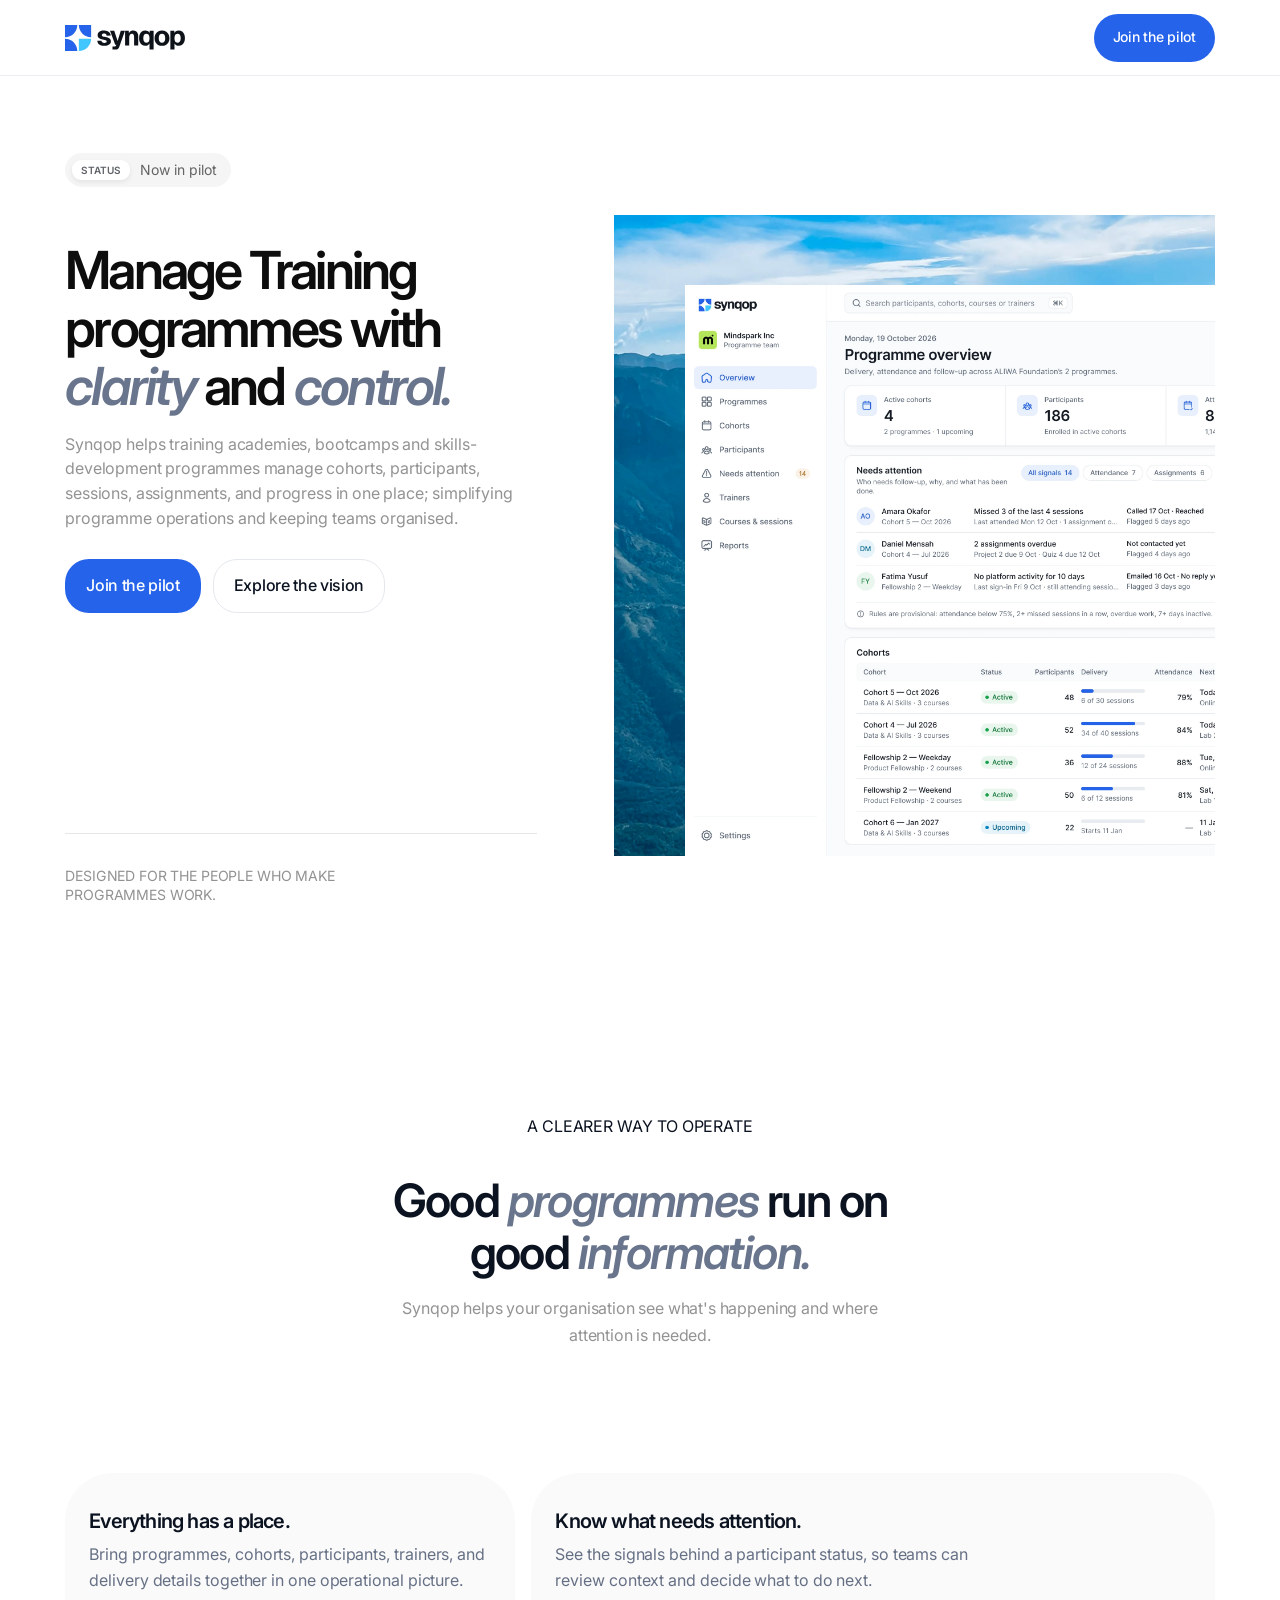
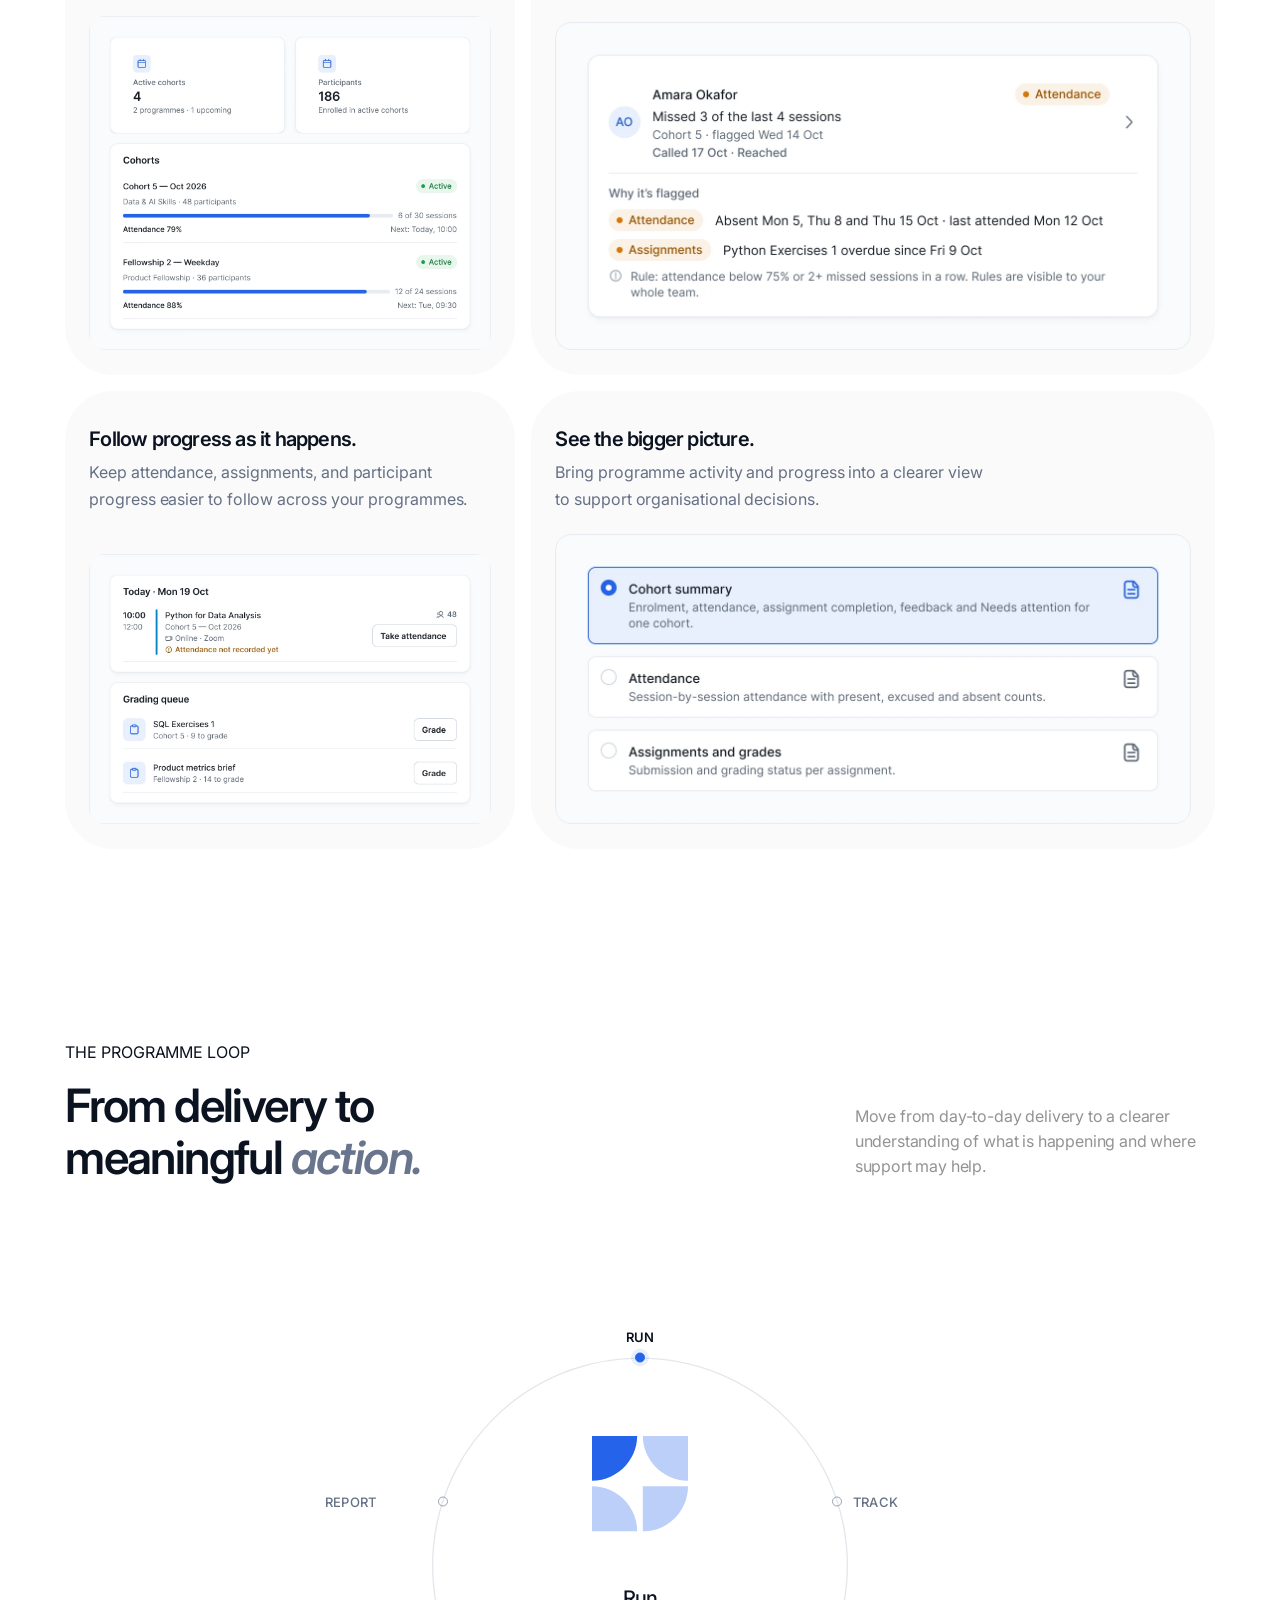
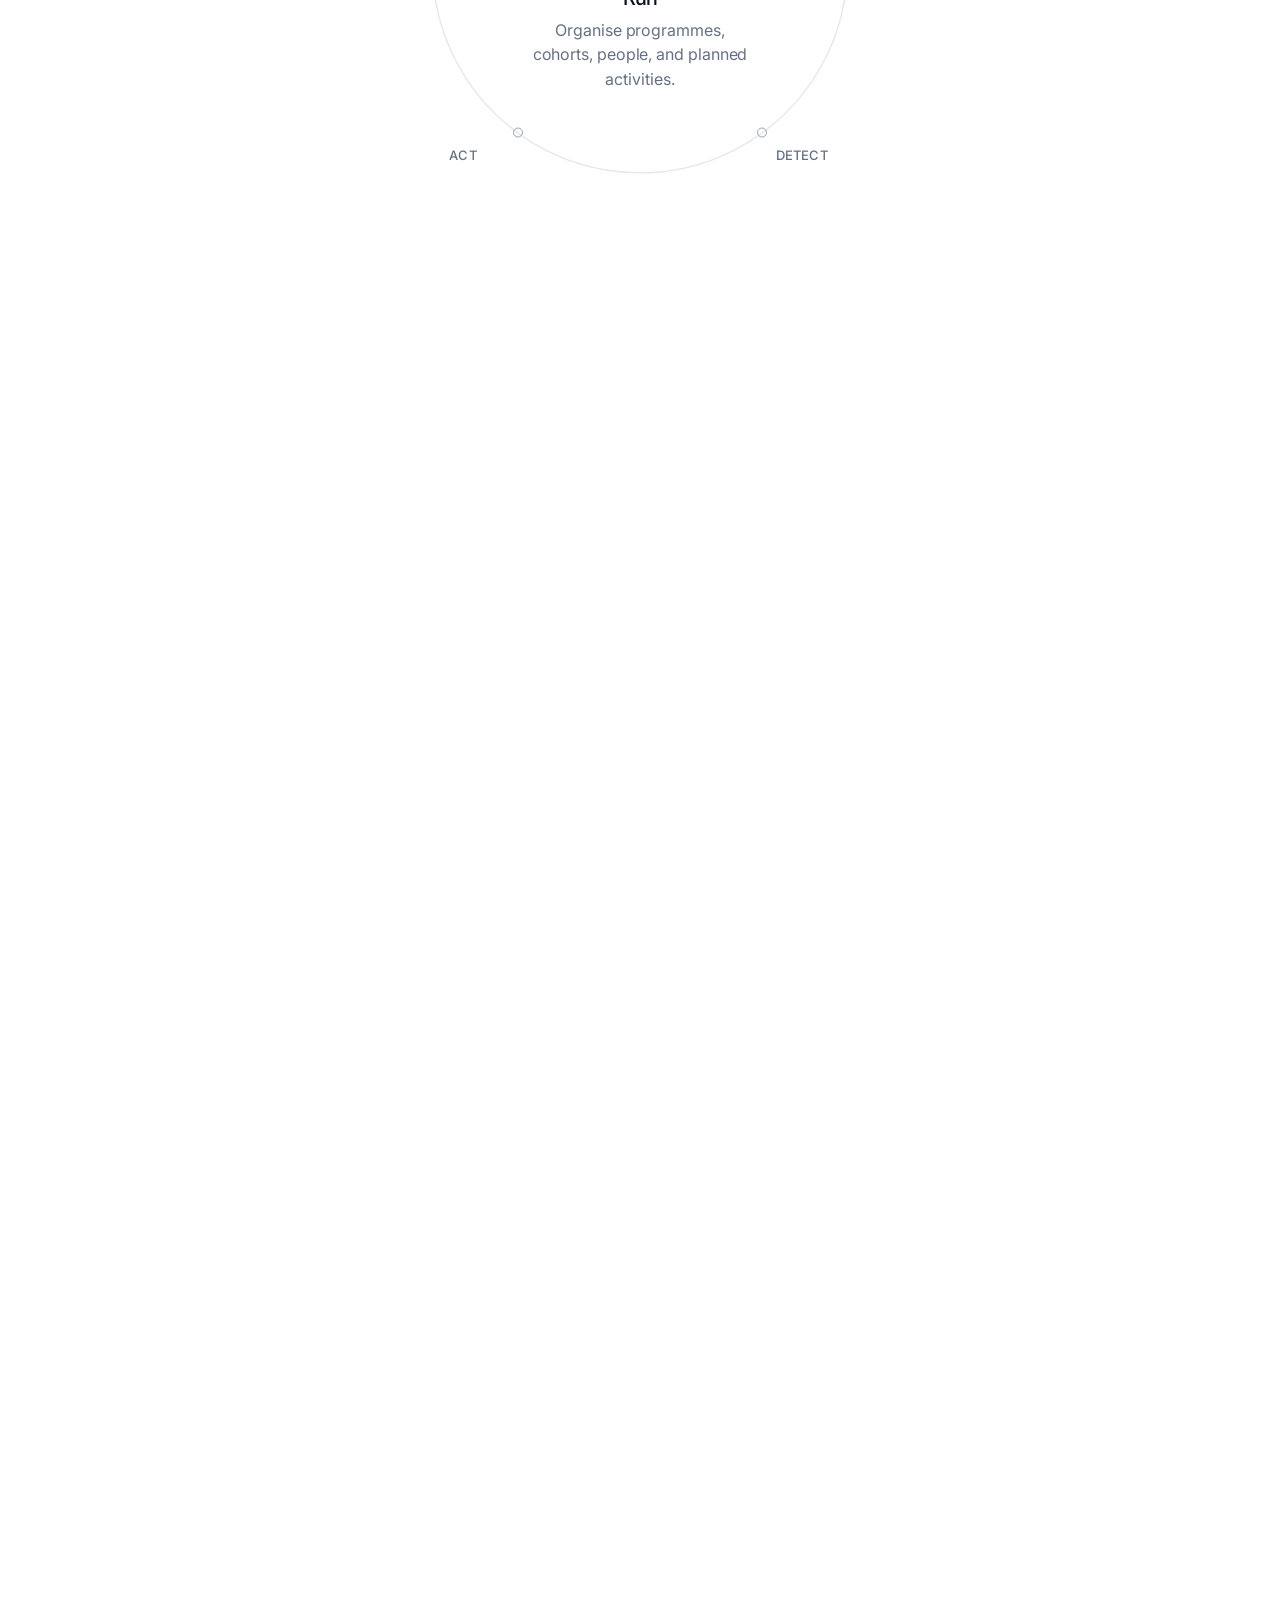
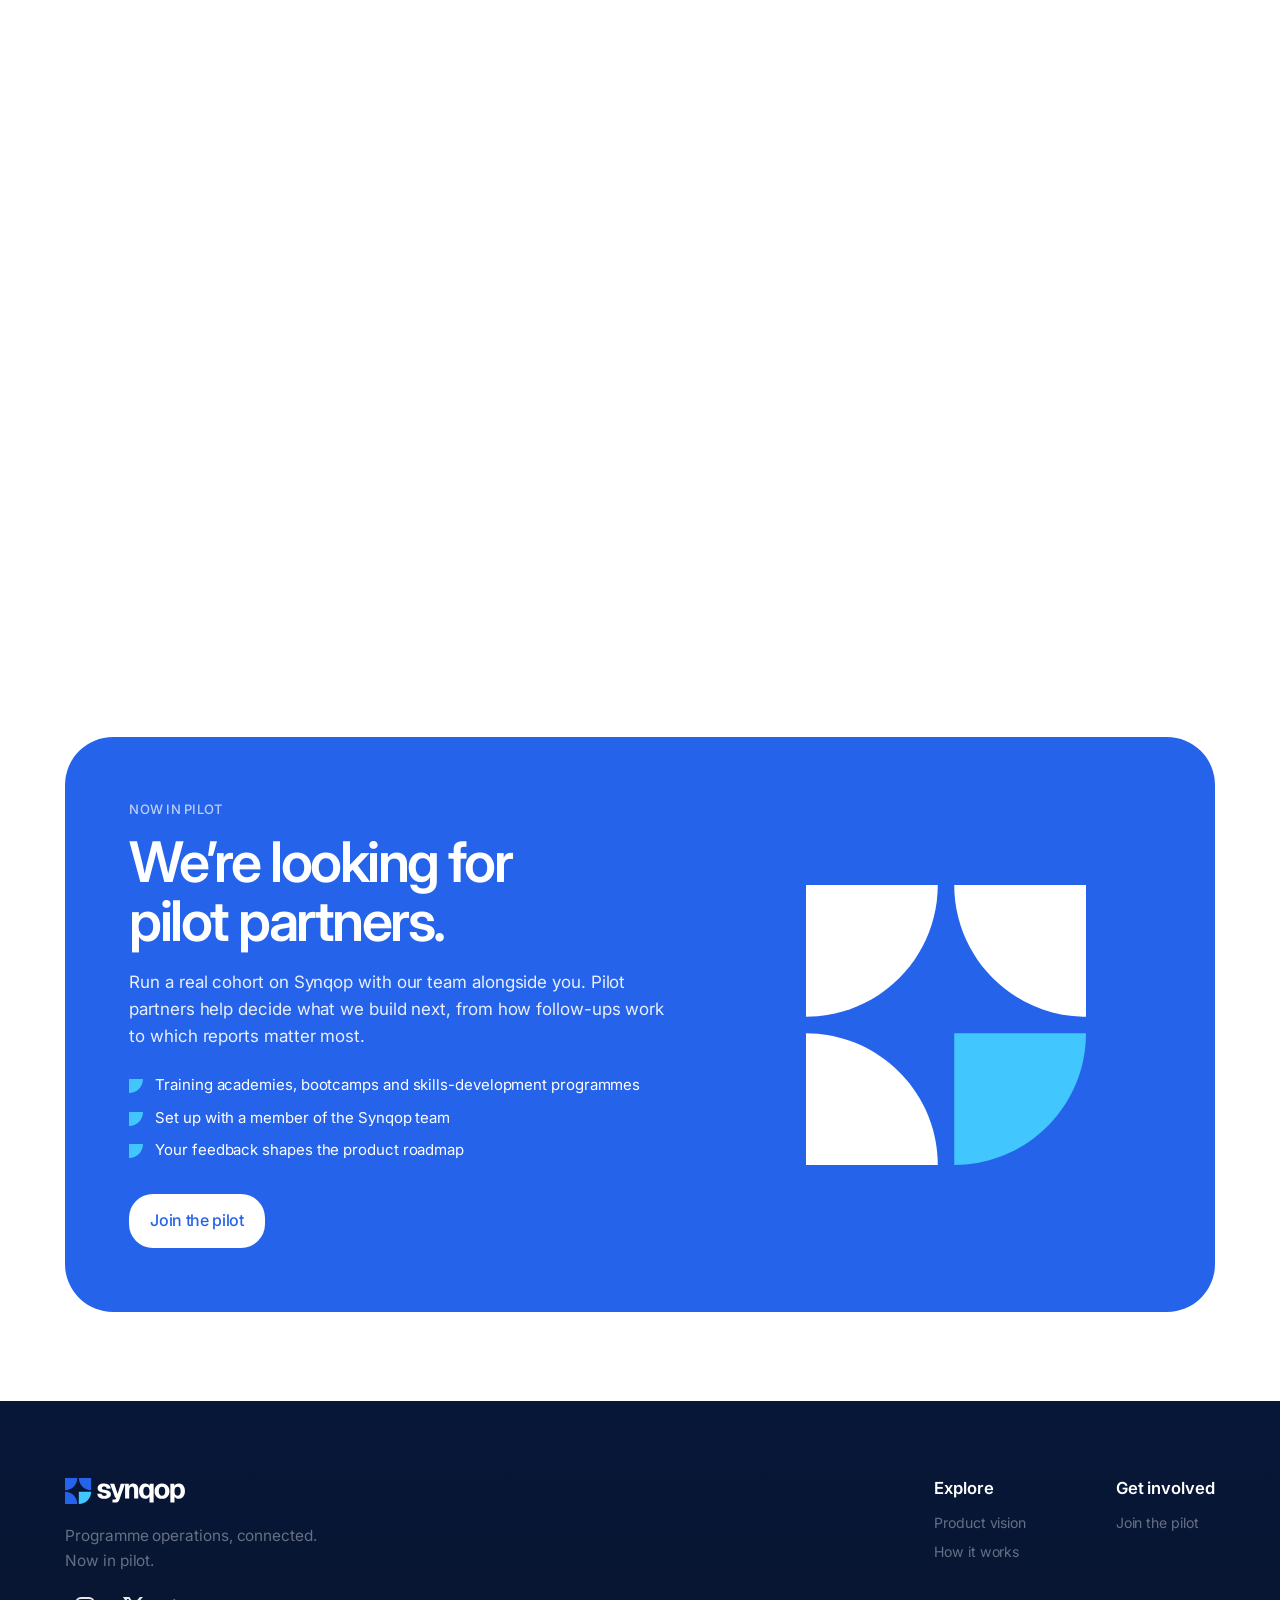
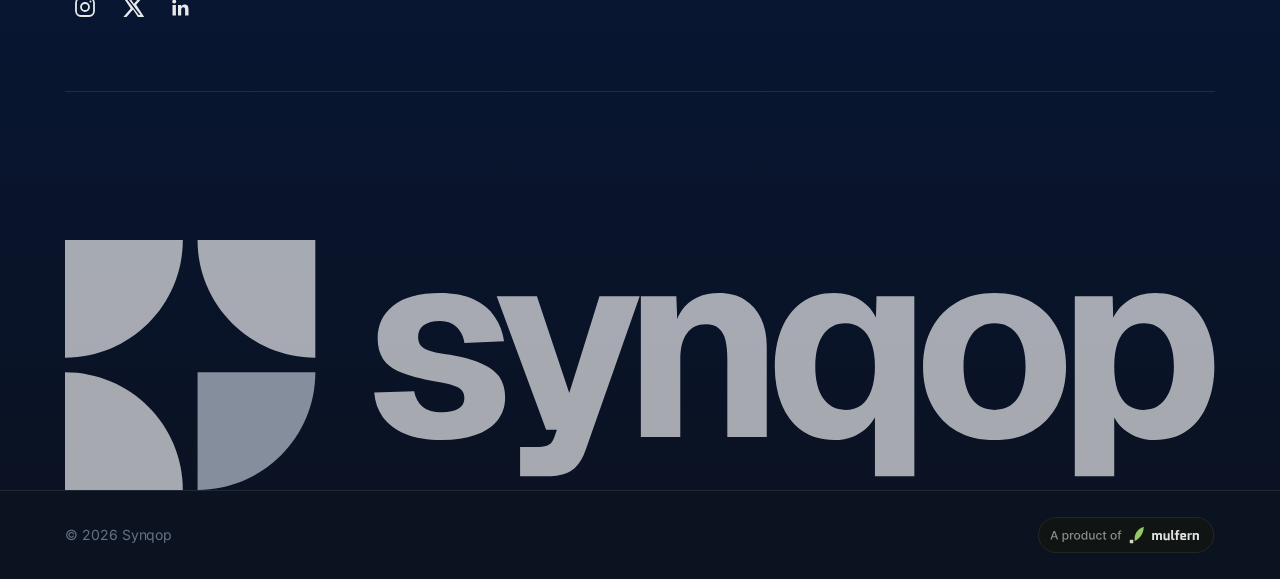
<file: index.html>
<!DOCTYPE html>
<html lang="en">
  <head>
    <title>
      Synqop - Manage Training programmes with control.
    </title>

    <meta charset="utf-8" />
    <meta name="viewport" content="width=device-width, initial-scale=1" />
    <meta name="theme-color" content="#fafafa" />
    <meta
      name="description"
      content="Synqop brings programme delivery, participant progress, and follow-up into one clear view."/>

    <meta property="og:title" content="Synqop - Manage Training programmes with control." />
    <meta property="og:site_name" content="Synqop - Manage Training programmes with control." />

    <meta
      property="og:description"
      content="Synqop brings programme delivery, participant progress, and follow-up into one clear view."/>

    <meta property="og:type" content="website" />
    <meta property="og:url" content="https://synqop.com/" />
    <meta property="og:image" content="https://synqop.com/images/og-image.jpeg" />
    <meta property="og:image:width" content="1200" />
    <meta property="og:image:height" content="630" />
    <meta property="og:image:type" content="image/jpeg" />
    <meta property="og:image:alt" content="Synqop programme operations dashboard preview." />

    <meta name="twitter:card" content="summary_large_image" />
    <meta name="twitter:title" content="Synqop - Manage Training programmes with control." />
    <meta
      name="twitter:description"
      content="Synqop helps manage cohorts, participants, sessions, assignments, and progress in one place."/>

    <meta name="twitter:image" content="https://synqop.com/images/og-image.jpeg" />
    <meta name="twitter:image:alt" content="Synqop programme operations dashboard preview." />

    <link rel="canonical" href="https://synqop.com/" />
    <link rel="icon" type="image/svg+xml" href="public/icons/favicon.svg" />
    <link rel="apple-touch-icon" href="public/icons/apple-touch-icon.png" />
    <link rel="preconnect" href="https://fonts.googleapis.com" />
    <link rel="preconnect" href="https://fonts.gstatic.com" crossorigin />

    <link
      href="https://fonts.googleapis.com/css2?family=Inter:opsz,wght@14..32,400..700&display=swap"
      rel="stylesheet"/>
    <link rel="stylesheet" href="src/styles/styles.css" />
    <script src="src/scripts/script.js" defer></script>

  </head>
  <body>
    <a class="skip-link" href="#main">Skip to content</a>
    <header class="site-header">
      <div class="container nav-wrap">
        <a class="brand" href="#top" aria-label="Synqop home">
          <img
            class="brand-logo"
            src="public/images/synqop-logo.svg"
            alt="Synqop"
          />
        </a>

        <!-- <span class="dev-label"><span></span> In development</span> -->
        <!-- <button
          class="menu-toggle"
          aria-expanded="false"
          aria-controls="primary-nav"
          aria-label="Open navigation"
        >
          <span></span><span></span>
        </button> -->

        <!-- <nav id="primary-nav" class="primary-nav" aria-label="Main navigation">
          <a href="#product">Product</a><a href="#workflow">How it works</a
          ><a href="#capabilities">Capabilities</a>
        </nav> -->

        <a class="button button-small header-cta" href="#join-pilot" data-open-pilot>
          <span class="button-label-window">
            <span class="button-label-stack">
              <span class="button-label">Join the pilot</span>
              <span class="button-label button-label-duplicate" aria-hidden="true">Join the pilot</span>
            </span>
          </span>
        </a>
      </div>
    </header>

    <main id="main">
      <section class="hero container" id="top">
        <div class="hero-copy">
          <div class="hero-copy-inner">
            <p class="hero-status" aria-label="Status: now in pilot">
              <span class="hero-status-text">STATUS</span>
              <span>Now in pilot</span>
            </p>

            <h1>
              <span class="hero-heading-clip">
                <span class="hero-heading-text">
                  Manage Training<br />programmes with<br /><span>clarity</span> and
                  <span>control.</span>
                </span>
              </span>
            </h1>
            <p class="lede">
              Synqop helps training academies, bootcamps and skills-development programmes manage cohorts,
              participants, sessions, assignments, and progress in one place;
              simplifying programme operations and keeping teams organised.
            </p>
          </div>

          <div class="hero-actions">
            <a class="button" href="#join-pilot" data-open-pilot>
              <span class="button-label-window">
                <span class="button-label-stack">
                  <span class="button-label">Join the pilot</span>
                  <span class="button-label button-label-duplicate" aria-hidden="true">Join the pilot</span>
                </span>
              </span>
            </a>
            <a class="button button-secondary" href="#product">
              <span class="button-label-window">
                <span class="button-label-stack">
                  <span class="button-label">Explore the vision</span>
                  <span class="button-label button-label-duplicate" aria-hidden="true">Explore the vision</span>
                </span>
              </span>
            </a>
          </div>

          <div class="hero-note">
            <p>
              DESIGNED FOR THE PEOPLE WHO MAKE PROGRAMMES WORK.
            </p>
          </div>
        </div>

        <div class="hero-visual hero-visual--landscape">
          <div class="hero-product-frame">
            <img
              class="hero-product-image"
              src="src/assets/images/product/hero-programme-overview.webp"
              alt="Synqop Programme overview dashboard showing active cohorts, participants, attendance, and who needs attention"
              width="1860"
              height="2000"
              fetchpriority="high"
            />
          </div>
        </div>
      </section>

      <!-- <section class="trust-strip container" aria-label="Product principles">
        <span>One connected view of</span><b>PROGRAMMES</b><i></i><b>PEOPLE</b
        ><i></i><b>PROGRESS</b><i></i><b>FOLLOW-UP</b>
      </section> -->

      <section class="section product-section" id="product">
        <div class="product-container container">
          <div class="section-heading" data-reveal>
            <p class="eyebrow">A CLEARER WAY TO OPERATE</p>
            <h2>Good <span>programmes</span> run on<br />good <span>information.</span></h2>

            <p class="lede">
              <!-- Bring programme delivery, participant progress,
              and important signals into one clearer view.  -->
              Synqop helps your organisation see what's
              happening and where attention is needed.
            </p>
          </div>
          <div class="product-grid">
            <article class="product-card" data-reveal>
              <h3>Everything has a place.</h3>
              <p>
                Bring programmes, cohorts, participants, trainers, and delivery
                details together in one operational picture.
              </p>
              <div class="card-illustration illustration-connected" data-illustration-slot="connected-delivery">
                <img class="card-ui visual-reveal" src="src/assets/images/product/feature-cohorts.webp" alt="Synqop cohorts view with active cohorts, participants, delivery progress and attendance" width="1280" height="1064" loading="lazy" decoding="async" />
              </div>
            </article>

            <article class="product-card" data-reveal>
              <h3>Know what needs attention.</h3>
              <p>
                See the signals behind a participant status, so teams can review
                context and decide what to do next.
              </p>
              <div class="card-illustration illustration-signals" data-illustration-slot="transparent-signals">
                <img class="card-ui visual-reveal" src="src/assets/images/product/feature-attention.webp" alt="Synqop Needs attention flag showing why a participant was flagged" width="1280" height="662" loading="lazy" decoding="async" />
              </div>
            </article>
            <article class="product-card" data-reveal>
              <h3>Follow progress as it happens.</h3>
              <p>
                Keep attendance, assignments, and participant progress easier
                to follow across your programmes.
              </p>
              <div class="card-illustration illustration-progress" data-illustration-slot="progress-tracking">
                <img class="card-ui visual-reveal" src="src/assets/images/product/feature-today.webp" alt="Synqop trainer view of today's session and grading queue" width="1280" height="858" loading="lazy" decoding="async" />
              </div>
            </article>
            <article class="product-card" data-reveal>
              <h3>See the bigger picture.</h3>
              <p>
                Bring programme activity and progress into a clearer view to
                support organisational decisions.
              </p>
              <div class="card-illustration illustration-reporting" data-illustration-slot="programme-reporting">
                <img class="card-ui visual-reveal" src="src/assets/images/product/feature-reports.webp" alt="Synqop report options for cohort summary, attendance, and assignments" width="1280" height="584" loading="lazy" decoding="async" />
              </div>
            </article>
          </div>
        </div>
      </section>

      <section class="section workflow-section" id="workflow">
        <div class="container">
          <div class="workflow-intro" data-reveal>
            <div>
              <p class="eyebrow">THE PROGRAMME LOOP</p>
              <!-- <h2>From <span>delivery</span> run on<br />good <span>information.</span></h2> -->
              <h2>From delivery to <br />meaningful <span>action.</span></h2>
            </div>
            <p class="lede">
              Move from day-to-day delivery to a clearer understanding of what
              is happening and where support may help.
            </p>
          </div>
          <div class="loop-sequence" data-loop-sequence>
            <div class="loop-sticky">
              <div class="loop-scroll-content">
                <div
                  class="loop-diagram"
                  role="group"
                  aria-label="Five stages in the Synqop programme workflow"
                >
                  <svg class="loop-orbit-svg" viewBox="0 0 100 100">
                    <circle class="orbit-track" cx="50" cy="50" r="48" />
                    <path class="orbit-progress-segment" data-progress-arc="0" d="M50 2 A48 48 0 0 1 95.65 35.17" />
                    <path class="orbit-progress-segment" data-progress-arc="1" d="M95.65 35.17 A48 48 0 0 1 78.21 88.83" />
                    <path class="orbit-progress-segment" data-progress-arc="2" d="M78.21 88.83 A48 48 0 0 1 21.79 88.83" />
                    <path class="orbit-progress-segment" data-progress-arc="3" d="M21.79 88.83 A48 48 0 0 1 4.35 35.17" />
                    <path class="orbit-progress-segment" data-progress-arc="4" d="M4.35 35.17 A48 48 0 0 1 50 2" />
                  </svg>

                  <ol class="loop-stages" aria-label="Programme stages">
                    <li class="loop-stage is-active" data-stage="0" aria-current="step">
                      <span class="stage-marker" aria-hidden="true"></span>
                      <span class="stage-name">Run</span>
                    </li>
                    <li class="loop-stage" data-stage="1">
                      <span class="stage-marker" aria-hidden="true"></span>
                      <span class="stage-name">Track</span>
                    </li>
                    <li class="loop-stage" data-stage="2">
                      <span class="stage-marker" aria-hidden="true"></span>
                      <span class="stage-name">Detect</span>
                    </li>
                    <li class="loop-stage" data-stage="3">
                      <span class="stage-marker" aria-hidden="true"></span>
                      <span class="stage-name">Act</span>
                    </li>
                    <li class="loop-stage" data-stage="4">
                      <span class="stage-marker" aria-hidden="true"></span>
                      <span class="stage-name">Report</span>
                    </li>
                  </ol>

                  <div class="loop-core" aria-live="polite" aria-atomic="true">
                    <div class="loop-visual is-active" data-visual="0" aria-hidden="false">
                      <img
                        src="src/assets/images/brand/petal-progress/run.svg"
                        alt="Synqop petal mark, first petal lit for Run"
                        width="68"
                        height="68"
                      />
                    </div>
                    <div class="loop-visual" data-visual="1">
                      <img
                        src="src/assets/images/brand/petal-progress/track.svg"
                        alt="Synqop petal mark, second petal lit for Track"
                        width="68"
                        height="68"
                      />
                    </div>
                    <div class="loop-visual" data-visual="2">
                      <img
                        src="src/assets/images/brand/petal-progress/detect.svg"
                        alt="Synqop petal mark, turned petal lit for Detect"
                        width="68"
                        height="68"
                      />
                    </div>
                    <div class="loop-visual" data-visual="3">
                      <img
                        src="src/assets/images/brand/petal-progress/act.svg"
                        alt="Synqop petal mark, third petal lit for Act"
                        width="68"
                        height="68"
                      />
                    </div>
                    <div class="loop-visual" data-visual="4">
                      <img
                        src="src/assets/images/brand/petal-progress/report.svg"
                        alt="Synqop petal mark, all petals lit for Report"
                        width="68"
                        height="68"
                      />
                    </div>
                    <div class="loop-stage-copy" data-loop-copy>
                      <h3 data-loop-title>Run</h3>
                      <p data-loop-description>
                        Organise programmes, cohorts, people, and planned activities.
                      </p>
                    </div>
                  </div>
                </div>
              </div>
            </div>
          </div>

          <ol class="loop-static-list" aria-label="The five Programme Loop stages">
            <li>
              <span class="static-marker" aria-hidden="true"></span>
              <div class="static-stage-content">
                <img
                  src="src/assets/images/brand/petal-progress/run.svg"
                  alt="Synqop petal mark, first petal lit for Run"
                  width="68"
                  height="68"
                />
                <h3>Run</h3>
                <p>Organise programmes, cohorts, people, and planned activities.</p>
              </div>
            </li>
            <li>
              <span class="static-marker" aria-hidden="true"></span>
              <div class="static-stage-content">
                <img
                  src="src/assets/images/brand/petal-progress/track.svg"
                  alt="Synqop petal mark, second petal lit for Track"
                  width="68"
                  height="68"
                />
                <h3>Track</h3>
                <p>Keep sessions, attendance, and assignments in view as work happens.</p>
              </div>
            </li>
            <li>
              <span class="static-marker" aria-hidden="true"></span>
              <div class="static-stage-content">
                <img
                  src="src/assets/images/brand/petal-progress/detect.svg"
                  alt="Synqop petal mark, turned petal lit for Detect"
                  width="68"
                  height="68"
                />
                <h3>Detect</h3>
                <p>Notice patterns and signals that may need a closer look.</p>
              </div>
            </li>
            <li>
              <span class="static-marker" aria-hidden="true"></span>
              <div class="static-stage-content">
                <img
                  src="src/assets/images/brand/petal-progress/act.svg"
                  alt="Synqop petal mark, third petal lit for Act"
                  width="68"
                  height="68"
                />
                <h3>Act</h3>
                <p>Coordinate a considered follow-up with the right people.</p>
              </div>
            </li>
            <li>
              <span class="static-marker" aria-hidden="true"></span>
              <div class="static-stage-content">
                <img
                  src="src/assets/images/brand/petal-progress/report.svg"
                  alt="Synqop petal mark, all petals lit for Report"
                  width="68"
                  height="68"
                />
                <h3>Report</h3>
                <p>Bring operational details together into useful summaries.</p>
              </div>
            </li>
          </ol>
        </div>
      </section>

      <section class="pilot-section" id="pilot" aria-labelledby="pilot-title">
        <div class="container">
          <div class="pilot-band" data-reveal>
            <div class="pilot-copy">
              <p class="pilot-eyebrow">NOW IN PILOT</p>
              <h2 id="pilot-title">We’re looking for<br />pilot partners.</h2>
              <p class="pilot-lede">
                Run a real cohort on Synqop with our team alongside you. Pilot
                partners help decide what we build next, from how follow-ups
                work to which reports matter most.
              </p>
              <ul class="pilot-points">
                <li>Training academies, bootcamps and skills-development programmes</li>
                <li>Set up with a member of the Synqop team</li>
                <li>Your feedback shapes the product roadmap</li>
              </ul>
              <a class="button button-on-blue" href="#join-pilot" data-open-pilot>
                <span class="button-label-window">
                  <span class="button-label-stack">
                    <span class="button-label">Join the pilot</span>
                    <span class="button-label button-label-duplicate" aria-hidden="true">Join the pilot</span>
                  </span>
                </span>
              </a>
            </div>
            <div class="pilot-art" aria-hidden="true">
              <svg class="pilot-petal" viewBox="0 0 170 170" aria-hidden="true" focusable="false"><path d="M0 0H80C80 44.184 44.184 80 0 80V0Z"/><path d="M170 0H90C90 44.184 125.816 80 170 80V0Z"/><path d="M0 170H80C80 125.816 44.184 90 0 90V170Z"/><path class="pilot-petal-turned" d="M90 90H170C170 134.184 134.184 170 90 170V90Z"/></svg>
            </div>
          </div>
        </div>
      </section>

    </main>

    <dialog class="pilot-dialog" id="join-pilot" aria-labelledby="pilot-dialog-title">
      <div class="pilot-dialog-card">
        <header class="pilot-dialog-header">
          <img
            class="pilot-dialog-band"
            src="src/assets/images/brand/petal-band.svg"
            alt=""
            width="1280"
            height="160"
          />
          <div class="pilot-dialog-heading">
            <button class="pilot-dialog-close" type="button" data-close-pilot aria-label="Close">
              <svg viewBox="0 0 24 24" aria-hidden="true" focusable="false"><path d="M6 6l12 12M18 6L6 18" /></svg>
            </button>
            <h2 id="pilot-dialog-title">Join the pilot</h2>
            <p>Tell us about your organisation. It takes less than a minute.</p>
          </div>
        </header>
        <form
          class="interest-form"
          id="interest-form"
          action="https://formspree.io/f/meaelpwk"
          method="POST"
          aria-describedby="form-status"
        >
          <input type="hidden" name="_subject" value="New Synqop pilot request" />
          <label for="email">Work email</label>
          <input
            id="email"
            name="email"
            type="email"
            autocomplete="email"
            placeholder="you@organisation.com"
            required
            aria-describedby="email-error"
          />
          <span class="field-error" id="email-error"></span>
          <label for="organisation">Organisation name</label>
          <input
            id="organisation"
            name="organisation"
            autocomplete="organization"
            placeholder="Your organisation"
            required
            aria-describedby="org-error"
          />
          <span class="field-error" id="org-error"></span>
          <button class="button form-submit" type="submit">
            <span class="button-label-window">
              <span class="button-label-stack">
                <span class="button-label">Request to join</span>
                <span class="button-label button-label-duplicate" aria-hidden="true">Request to join</span>
              </span>
            </span>
          </button>

          <div class="form-consent">
            <input
              class="form-consent-checkbox"
              id="consent"
              name="consent"
              type="checkbox"
              value="agreed"
              required
            />
            <label for="consent">
              By checking this box, you agree to receive pilot programme updates
              and communications from Synqop.
            </label>
          </div>
          <div
            id="form-status"
            class="form-status"
            role="status"
            aria-live="polite"
          ></div>
        </form>
      </div>
    </dialog>

    <footer class="site-footer" id="footer">
      <div class="container footer-main">
        <div class="footer-brand">
          <a class="brand" href="#top" aria-label="Synqop home">
            <img
              class="brand-logo"
              src="src/assets/images/brand/synqop-logo-on-dark.svg"
              alt="Synqop"
            />
          </a>
          <p>Programme operations, connected.<br />Now in pilot.</p>
          <div class="footer-social-links" aria-label="Social media">
            <a
              class="footer-social-link"
              href="https://www.instagram.com/usesynqop/"
              target="_blank"
              rel="noopener noreferrer"
              aria-label="Synqop on Instagram"
            >
              <svg aria-hidden="true" focusable="false" viewBox="0 0 24 24">
                <rect x="3" y="3" width="18" height="18" rx="5" />
                <circle cx="12" cy="12" r="4" />
                <circle class="footer-social-icon-dot" cx="17.5" cy="6.5" r="1" />
              </svg>
            </a>
            <a
              class="footer-social-link"
              href="https://x.com/usesynqop"
              target="_blank"
              rel="noopener noreferrer"
              aria-label="Synqop on X"
            >
              <svg aria-hidden="true" focusable="false" viewBox="0 0 24 24">
                <path d="M18.9 2H22l-6.8 7.8L23.2 22h-6.3L12 14.6 5.5 22H2.4l7.3-8.4L1.9 2h6.5l4.5 6.8L18.9 2Zm-1.1 18h1.7L7.4 3.9H5.6L17.8 20Z" />
              </svg>
            </a>
            <a
              class="footer-social-link"
              href="https://www.linkedin.com/company/usesynqop/"
              target="_blank"
              rel="noopener noreferrer"
              aria-label="Synqop on LinkedIn"
            >
              <svg aria-hidden="true" focusable="false" viewBox="0 0 24 24">
                <path d="M5.2 8.4a2 2 0 1 0 0-4 2 2 0 0 0 0 4ZM3.5 10h3.4v10.5H3.5V10Zm5.5 0h3.2v1.4h.1a3.5 3.5 0 0 1 3.2-1.8c3.4 0 4 2.2 4 5v5.9h-3.4v-5.2c0-1.3 0-3-1.8-3s-2.1 1.4-2.1 2.9v5.3H9V10Z" />
              </svg>
            </a>
          </div>
        </div>
        <div class="footer-nav">
          <div>
            <b>Explore</b>
            <a href="#product">Product vision</a>
            <a href="#workflow">How it works</a>
          </div>
          <div>
            <b>Get involved</b>
            <a href="#join-pilot" data-open-pilot>Join the pilot</a></div>
        </div>
      </div>
      <div class="footer-end">
        <div class="container footer-wordmark">
          <img
            class="footer-wordmark-image"
            src="src/assets/images/brand/synqop-logo-white.svg"
            alt=""
            aria-hidden="true"
          />
        </div>
        <div class="footer-bottom">
          <div class="container footer-bottom-inner">
            <!-- Hidden for now: footer status pill
            <span class="footer-status"><i aria-hidden="true"></i>Now in pilot</span>
            -->
            <span class="footer-copyright">© <span id="year">2026</span> Synqop</span>
            <a class="mulfern-badge" href="https://mulfern.com" target="_blank" rel="noopener">
              <img src="src/assets/images/mulfern-badge.svg" alt="A product of Mulfern" width="191" height="39" loading="lazy" />
            </a>
          </div>
        </div>
      </div>
    </footer>
  </body>
</html>
</file>
<file: src/styles/styles.css>
:root {
  --color-primary: #2563eb;
  --color-primary-hover: #1d4ed8;
  --color-navy: #0b1220;
  --color-gradient-secondary: #41c7fd;
  --color-black: #0d0d0d;
  --color-neutral: #fafafa;
  --color-white: #ffffff;
  --color-footer-gradient-start: #071738;
  --color-footer-divider: rgba(148, 163, 184, 0.16);
  --color-footer-status-bg: rgba(37, 99, 235, 0.2);

  --font-family-sans: "Inter", -apple-system, BlinkMacSystemFont, "Segoe UI",
    sans-serif;
  --font-weight-regular: 400;
  --font-weight-medium: 500;
  --font-weight-semibold: 600;

  --letter-spacing-body: -0.005em;
  --letter-spacing-controls: -0.02em;
  --letter-spacing-display: -0.045em;
  --letter-spacing-section: -0.035em;

  --blue: var(--color-primary);
  --blue-dark: var(--color-primary-hover);
  --ink: var(--color-navy);
  --text: #475467;
  --muted: #667085;
  --bg: var(--color-white);
  --white: #fff;
  --blue-tint: #dce7ff;
  --border: #e4e7ec;
  --green: #168458;
  --amber: #a15c00;
  --red: #b42318;

  --radius: 16px;
  --radius-sm: 12px;
  --radius-md: 18px;
  --radius-lg: 32px;
  --radius-button: 24px;
  --radius-card: 48px;

  --shadow: 0 22px 60px rgba(16, 24, 40, 0.11);
  --container: 1400px;
  --container-gutter: clamp(16px, 5.1vw, 98px);
  --ease: cubic-bezier(0.2, 0.75, 0.25, 1);

  font-family: var(--font-family-sans);
  font-optical-sizing: auto;

  color: var(--ink);
  background: var(--bg);
  font-synthesis: none;
  text-rendering: optimizeLegibility;
}

* {
  box-sizing: border-box;
}

html {
  scroll-behavior: smooth;
  scroll-padding-top: 88px;
}

body {
  margin: 0;
  min-width: 320px;
  letter-spacing: var(--letter-spacing-body);
}

a {
  color: inherit;
  text-decoration: none;
}

button,
input {
  font: inherit;
}

b,
strong {
  font-weight: var(--font-weight-semibold);
}

.container {
  width: min(var(--container), calc(100% - 2 * var(--container-gutter)));
  margin-inline: auto;
  max-width: 1400px;
}

.skip-link {
  position: fixed;
  top: -60px;
  left: 16px;
  z-index: 100;
  background: var(--ink);
  color: #fff;
  padding: 12px 16px;
  border-radius: 8px;
}

.skip-link:focus {
  top: 12px;
}

.site-header {
  height: 76px;
  background: rgba(255, 255, 255, 0.9);
  backdrop-filter: blur(14px);
  position: sticky;
  top: 0;
  z-index: 20;
  border-bottom: 1px solid rgba(228, 231, 236, 0.75);
}

.nav-wrap {
  height: 100%;
  display: flex;
  justify-content: space-between;
  align-items: center;
}

.brand {
  display: inline-flex;
  align-items: center;
  gap: 10px;
}

.brand-logo {
  display: block;
  width: auto;
  height: 26px;
  max-width: 200px;
}

.dev-label {
  font-size: 11px;
  font-weight: var(--font-weight-medium);
  color: #475467;
  background: #fff;
  border: 1px solid var(--border);
  border-radius: 20px;
  padding: 7px 10px;
  margin-left: 18px;
}

.dev-label span {
  display: inline-block;
  width: 6px;
  height: 6px;
  border-radius: 50%;
  background: #e6a23c;
  margin: 0 6px 1px 0;
}

.primary-nav {
  margin-left: auto;
  display: flex;
  align-items: center;
  gap: 32px;
  font-size: 13px;
  font-weight: var(--font-weight-medium);
  letter-spacing: var(--letter-spacing-controls);
  color: #475467;
}

.primary-nav > a:not(.button):hover,
.footer-nav a:hover {
  color: var(--blue);
}


.button {
  min-height: 54px;
  display: inline-flex;
  align-items: center;
  justify-content: center;
  padding: 0 20px;
  background: var(--color-primary);
  color: var(--white);
  border: 1px solid transparent;
  border-radius: var(--radius-button);
  font-size: 16px;
  font-weight: var(--font-weight-medium);
  letter-spacing: var(--letter-spacing-controls);
  overflow: hidden;
  transition:
    background-color 0.2s,
    border-color 0.2s;
}

.button-label-window {
  display: block;
  height: 1.2em;
  overflow: hidden;
  line-height: 1.2;
  white-space: nowrap;
}

.button-label-stack {
  display: flex;
  flex-direction: column;
  transition: transform 380ms cubic-bezier(0.22, 0.61, 0.36, 1);
}

.button:hover .button-label-stack,
.button:focus-visible .button-label-stack {
  transform: translateY(-1.2em);
}

@supports (corner-shape: squircle) {
  .button {
    corner-shape: squircle;
  }
}

.button:hover {
  background: var(--color-primary-hover);
  border-color: var(--color-primary-hover);
}

.button:active {
  background: var(--color-primary-hover);
}

.button:focus-visible,
a:focus-visible,
button:focus-visible,
input:focus-visible {
  outline: 3px solid #93b4ff;
  outline-offset: 3px;
}

.button-small {
  min-height: 40px;
  padding: 0 14px;
  font-size: 12px;
  border-radius: var(--radius-button);
}

.header-cta {
  margin-left: 32px;
  min-height: 48px;
  padding-inline: 18px;
  font-size: 14px;
}

.button-secondary {
  background: var(--white);
  color: var(--color-navy);
  border-color: var(--border);
}

.button-secondary:hover {
  background: #f8faff;
  border-color: #c3d2ee;
}

.button-secondary:active {
  background: #f1f5fc;
  border-color: #b7c9e9;
}

.button:disabled,
.button[aria-disabled="true"] {
  opacity: 0.56;
  cursor: not-allowed;
}

.button:disabled .button-label-stack,
.button[aria-disabled="true"] .button-label-stack {
  transform: none;
  transition: none;
}


.menu-toggle {
  display: none;
}

.hero.container {
  min-height: 100vh;
}

.hero {
  display: grid;
  grid-template-columns: 0.88fr 1.12fr;
  gap: clamp(48px, 6vw, 112px);
  align-items: center;
  padding-top: clamp(48px, 6vw, 80px);
  padding-bottom: clamp(64px, 6vw, 100px);
}

.hero-copy {
  display: flex;
  flex-direction: column;
  justify-content: space-between;
  min-width: 0;
}

.hero-status {
  display: inline-flex;
  align-items: center;
  align-self: flex-start;
  gap: 10px;
  margin: 0 0 12px;
  padding: 7px 14px 7px 7px;
  border-radius: 999px;
  background: #f5f5f5;
  color: #646464;
  font-size: 14px;
  /* line-height: 1.2; */
  letter-spacing: 0;
}

.hero-status-text {
  padding: 4px 9px;
  border-radius: 9px;
  background: #fff;
  box-shadow: 0 2px 5px rgba(16, 24, 40, 0.08);
  color: #5f6368;
  font-size: 10px;
  font-weight: var(--font-weight-semibold);
}

h1 {
  max-width: 760px;
  font-size: clamp(48px, 4.1vw, 60px);
  line-height: 1.1;
  letter-spacing: -0.055em;
  margin-bottom: 12px;
  color: var(--color-black);
  font-weight: var(--font-weight-semibold);
}

.hero h1 .hero-heading-text > span {
  color: #69758c;
  font-style: italic;
}

.hero-heading-clip {
  display: block;
  overflow: hidden;
}

.hero-heading-text {
  display: block;
}

.lede {
  max-width: 620px;
  color: #939393;
  font-size: clamp(16px, 1.1vw, 20px);
  line-height: 1.55;
  letter-spacing: -0.01em;
  margin-bottom: 28px;
}

.hero-actions {
  display: flex;
  align-items: center;
  gap: 12px;
  flex-wrap: wrap;
}

.hero-note {
  margin-top: 220px;
  padding-top: 18px;
  border-top: 1px solid #e6e6e6;
}

.hero-note p {
    color: #929292;
    max-width: 354px;
    font-size: clamp(12px, 1.1vw, 16px);
    line-height: 1.35;
    letter-spacing: -0.01em;
}

.hero-visual {
  position: relative;
  min-width: 0;
  aspect-ratio: 0.9375 / 1;
  overflow: hidden;
  background: #eaf3f8;
}

.hero-visual--landscape {
    background-image: url("../assets/images/landscape.png");
    background-size: cover;
    background-position: center;
    background-repeat: no-repeat;
}
  
.hero-product-frame {
    position: absolute;
    inset: 11% 0 0 11.8%;
    background: #fff;
    overflow: hidden;
}
  
.hero-product-image {
    display: block;
    width: 100%;
    height: 100%;
    object-fit: cover;
    object-position: top left;
}

.sr-only {
  position: absolute;
  width: 1px;
  height: 1px;
  padding: 0;
  margin: -1px;
  overflow: hidden;
  clip: rect(0, 0, 0, 0);
  white-space: nowrap;
  border: 0;
}

.trust-strip {
  height: 84px;
  border-top: 1px solid var(--border);
  border-bottom: 1px solid var(--border);
  display: flex;
  align-items: center;
  justify-content: space-between;
  color: #687386;
  font-size: 10px;
}

.trust-strip b {
  font-size: 10px;
  color: #445064;
  letter-spacing: 1px;
}

.trust-strip i {
  height: 4px;
  width: 4px;
  background: #c9d2df;
  border-radius: 50%;
}

.section {
  padding: 105px 0;
}

.product-section {
  background: #fff;
}

.section-heading {
  text-align: center;
  max-width: 650px;
  margin: 0 auto 48px;
}

.section-heading .eyebrow {
  justify-content: center;
  margin-bottom: 17px;
}


.section-heading h2,
.workflow-intro h2 {
  font-size: clamp(32px, 4vw, 46px);
  line-height: 1.14;
  letter-spacing: var(--letter-spacing-section);
  font-weight: var(--font-weight-semibold);
  margin-bottom: 8px;
}

.section-heading h2 span,
.workflow-intro h2 span {
    color: #69758c;
    font-style: italic;
}

.section-heading > p:last-child {
    max-width: 520px;
  font-size: 16px;
  line-height: 1.7;
  /* color: var(--muted);
  margin-inline: auto; */
}


.product-container{
    display: flex;
    flex-direction: column;
    gap: 48px;
}

.product-grid {
  display: grid;
  grid-template-columns: repeat(10, minmax(0, 1fr));
  gap: 16px;
}

.product-card {
  grid-column: span 4;
  display: flex;
  flex-direction: column;
  min-width: 0;
  min-height: 0;
  padding: 16px 24px 25px;
  border: 0;
  outline: 0;
  border-radius: var(--radius-card);
  background: var(--color-neutral);
  overflow: hidden;
}

.product-card:nth-child(2),
.product-card:nth-child(4) {
  grid-column: span 6;
}

.step-card:hover {
  transform: translateY(-4px);
  box-shadow: 0 14px 34px rgba(16, 24, 40, 0.08);
}

.product-card h3 {
  font-size: 20px;
  letter-spacing: -0.04em;
  font-weight: var(--font-weight-semibold);
  margin-bottom: 8px;
}

.product-card > p {
  color: var(--muted);
  font-size: 16px;
  line-height: 1.65;
  max-width: 430px;
  margin: 0;
}

.card-illustration {
  width: 100%;
  margin-top: auto;
  padding-top: 22px;
  border: 0;
  outline: 0;
  border-radius: 16px;
  background: transparent;
}

.card-ui {
  display: block;
  width: 100%;
  height: auto;
  border-radius: 16px;
}

.product-card.reveal:not(.is-visible) .visual-reveal {
  opacity: 0;
  transform: translateY(8px);
}

.product-card.is-visible .visual-reveal {
  opacity: 1;
  transform: translateY(0);
  transition: opacity 460ms var(--ease), transform 460ms var(--ease);
}

@supports (corner-shape: squircle) {
  .product-card {
    corner-shape: squircle;
  }
}

@media (max-width: 1024px) {
  .product-grid {
    grid-template-columns: repeat(2, minmax(0, 1fr));
  }

  .product-card,
  .product-card:nth-child(2),
  .product-card:nth-child(3),
  .product-card:nth-child(4) {
    grid-column: auto;
  }

  .product-card {
    padding: 22px;
  }
}

.workflow-section {
  --loop-sticky-top: calc(76px + clamp(12px, 2vh, 20px));
  --loop-sticky-bottom: clamp(12px, 2vh, 20px);
  background: var(--bg);
  padding-block: 72px 48px;
}
.workflow-section .workflow-intro {
  margin-bottom: 28px;
}
.workflow-intro {
  display: flex;
  align-items: end;
  justify-content: space-between;
  margin-bottom: 45px;
}
.workflow-intro .eyebrow {
  margin-bottom: 17px;
}
.workflow-intro h2 {
  margin: 0;
}

.workflow-intro > p {
  max-width: 360px;
  font-size: 16px;
  /* color: var(--muted);
  line-height: 1.7; */
  margin: 0 0 5px;
}

.workflow-grid {
  display: grid;
  grid-template-columns: repeat(5, 1fr);
  gap: 10px;
}
.step-card {
  background: #fff;
  border: 1px solid var(--border);
  border-radius: 14px;
  min-height: 195px;
  padding: 18px 15px;
  position: relative;
  transition: transform 0.25s var(--ease), box-shadow 0.25s;
}
.step-icon {
  width: 33px;
  height: 33px;
  display: grid;
  place-items: center;
  border-radius: 10px;
  background: #edf2ff;
  color: var(--blue);
  font-size: 18px;
}
.step-number {
  position: absolute;
  right: 15px;
  top: 22px;
  color: #b0bac7;
  font-size: 8px;
  letter-spacing: 0.5px;
}
.step-card h3 {
  font-size: 16px;
  margin: 23px 0 6px;
  letter-spacing: var(--letter-spacing-controls);
}
.step-card p {
  font-size: 10px;
  line-height: 1.6;
  color: var(--muted);
  margin: 0;
}

.eyebrow-light {
  color: var(--color-primary);
}

.eyebrow-light:before {
  background: var(--color-primary);
}




.benefit-icon {
  width:21px;
  height: 21x;
  flex: 0 0 28px;
  color: var(--color-primary);
  fill: none;
  stroke: currentColor;
  stroke-width: 1.5;
  stroke-linecap: round;
  stroke-linejoin: round;
}

.interest-form {
  background: var(--color-neutral);
  color: var(--ink);
  padding: clamp(28px, 3vw, 40px);
  border-radius: var(--radius-lg);
  border: 0;
  box-shadow: none;
}

@supports (corner-shape: squircle) {
    .interest-form, .interest-form input{
      corner-shape: squircle;
    }
  }

.form-heading {
  display: flex;
  gap: 16px;
  align-items: center;
  margin-bottom: 32px;
}

.form-logo {
  display: block;
  width: clamp(40px, 4vw, 40px);
  height: auto;
  flex: 0 0 auto;
}

.form-heading b {
  font-size: 24px;
  display: block;
}

.form-heading small {
  color: var(--muted);
  font-size: 16px;
  line-height: 1.45;
  display: block;
  margin-top: 5px;
}

.interest-form label {
  display: block;
  font-size: 16px;
  line-height: 1.4;
  font-weight: var(--font-weight-medium);
  margin: 20px 0 10px;
}

.interest-form input {
  height: 56px;
  width: 100%;
  border: 1px solid var(--border);
  border-radius: var(--radius-md);
  padding: 0 16px;
  font-size: 16px;
  color: var(--ink);
  background: var(--color-white);
}

.interest-form input::placeholder {
  color: #a7b0bc;
}

.interest-form input[aria-invalid="true"] {
  border-color: var(--red);
}

.field-error {
  display: block;
  min-height: 0;
  color: var(--red);
  font-size: 12px;
}

.field-error:not(:empty) {
  padding-top: 6px;
}

.form-submit {
  width: 100%;
  margin-top: 18px;
  min-height: 56px;
  font-size: 16px;
}

.form-consent {
  display: flex;
  align-items: flex-start;
  gap: 10px;
  margin-top: 32px;
}

.interest-form .form-consent-checkbox {
  flex: 0 0 18px;
  width: 18px;
  height: 18px;
  margin: 2px 0 0;
  padding: 0;
  accent-color: var(--color-primary);
}

.interest-form .form-consent label {
  margin: 0;
  font-size: 13px;
  line-height: 1.5;
  font-weight: 400;
  color: var(--muted);
  cursor: pointer;
}

.form-status {
  font-size: 13px;
  line-height: 1.5;
  color: var(--red);
  margin-top: 10px;
}

.form-status.success {
  color: var(--green);
}



.site-footer {
  background: linear-gradient(
    180deg,
    var(--color-footer-gradient-start) 0%,
    var(--color-navy) 100%
  );
  color: var(--color-white);
}

.footer-main {
  display: flex;
  justify-content: space-between;
  padding-top: clamp(48px, 6vw, 84px);
  padding-bottom: clamp(43px, 5vw, 72px);
  border-bottom: 1px solid var(--color-footer-divider);
}

.footer-brand p {
  margin: 16px 0 0;
  color: var(--muted);
  font-size: clamp(14px, 1.2vw, 18px);
  line-height: 1.6;
}

.footer-social-links {
  display: flex;
  align-items: center;
  gap: 8px;
  margin-top: 14px;
}

.footer-social-link {
  display: inline-flex;
  width: 40px;
  height: 40px;
  align-items: center;
  justify-content: center;
  color: rgba(255, 255, 255, 0.9);
  transition: color 180ms ease, opacity 180ms ease, transform 180ms ease;
}

.footer-social-link svg {
  display: block;
  width: 24px;
  height: 24px;
  overflow: visible;
  fill: currentColor;
}

.footer-social-link:first-child svg {
  fill: none;
  stroke: currentColor;
  stroke-width: 1.8;
}

.footer-social-link:first-child .footer-social-icon-dot {
  fill: currentColor;
  stroke: none;
}

.footer-social-link:hover {
  color: var(--color-white);
  opacity: 0.76;
  transform: scale(1.04);
}

.footer-social-link:focus-visible {
  border-radius: 4px;
  outline: 2px solid var(--color-white);
  outline-offset: 2px;
}

.footer-nav {
  display: flex;
  gap: clamp(56px, 7vw, 120px);
}

.footer-nav div {
  display: grid;
  align-content: start;
  gap: 12px;
}
.footer-nav b {
  font-size: clamp(15px, 1.3vw, 18px);
  margin-bottom: 4px;
}
.footer-nav a {
  color: var(--muted);
  font-size: clamp(13px, 1.1vw, 16px);
}
.footer-end {
  display: flow-root;
}
.footer-wordmark {
  overflow: hidden;
  padding-top: clamp(92px, 11.5vw, 180px);
}
.footer-wordmark-image {
  display: block;
  width: 100%;
  height: auto;
  opacity: 0.64;
}
.footer-bottom {
  background: var(--color-navy);
  border-top: 1px solid var(--color-footer-divider);
}
.footer-bottom-inner {
  display: flex;
  justify-content: space-between;
  align-items: center;
  flex-wrap: wrap;
  gap: 16px;
  min-height: 88px;
  color: var(--muted);
  font-size: 14px;
}
.footer-status {
  display: inline-flex;
  align-items: center;
  gap: 10px;
  padding: 9px 16px;
  border-radius: 999px;
  background: var(--color-footer-status-bg);
  color: var(--color-white);
  white-space: nowrap;
}
.mulfern-badge {
  display: inline-flex;
  border-radius: 999px;
  opacity: 0.88;
  transition: opacity 160ms ease, transform 160ms var(--ease);
}
.mulfern-badge:hover {
  opacity: 1;
  transform: translateY(-1px);
}
.mulfern-badge:focus-visible {
  outline: 2px solid var(--color-gradient-secondary);
  outline-offset: 3px;
}
.mulfern-badge img {
  display: block;
  width: auto;
  height: 36px;
}
.footer-status i {
  width: 10px;
  height: 10px;
  flex: none;
  border-radius: 50%;
  background: var(--green);
  box-shadow: 0 0 0 3px rgba(22, 132, 88, 0.2);
}
.hero-entrance-ready .hero-status {
  animation: hero-fade-up 480ms var(--ease) both;
}

.hero-entrance-ready .hero-heading-text {
  animation: hero-heading-reveal 620ms 80ms cubic-bezier(0.22, 0.61, 0.36, 1) both;
}

.hero-entrance-ready .hero-copy-inner > .lede {
  animation: hero-fade-up 560ms 200ms var(--ease) both;
}

.hero-entrance-ready .hero-actions > .button {
  animation: hero-fade-up 440ms var(--ease) both;
}

.hero-entrance-ready .hero-actions > .button:first-child {
  animation-delay: 360ms;
}

.hero-entrance-ready .hero-actions > .button:nth-child(2) {
  animation-delay: 480ms;
}

.hero-entrance-ready .hero-visual {
  animation: hero-fade-up 650ms 160ms var(--ease) both;
}

@keyframes hero-fade-up {
  from {
    opacity: 0;
    transform: translateY(12px);
  }
  to {
    opacity: 1;
    transform: translateY(0);
  }
}

@keyframes hero-heading-reveal {
  from {
    transform: translateY(0.28em);
  }
  to {
    transform: translateY(0);
  }
}

.reveal {
  opacity: 0;
  transform: translateY(18px);
  transition: opacity 0.55s var(--ease), transform 0.55s var(--ease);
}
.reveal.is-visible {
  opacity: 1;
  transform: translateY(0);
}


@media (max-width: 1024px) {
  :root {
    --container-gutter: 20px;
  }

  .hero {
    grid-template-columns: 0.82fr 1.18fr;
    gap: 32px;
    padding-top: 76px;
  }

  .hero h1 {
    font-size: clamp(42px, 4.4vw, 56px);
    letter-spacing: var(--letter-spacing-display);
  }

  .workflow-grid {
    grid-template-columns: repeat(3, 1fr);
  }

  .workflow-grid .step-card:nth-child(n + 4) {
    min-height: 170px;
  }

}


@media (max-width: 760px) {
  .site-header {
    height: 90px;
  }

  .dev-label {
    display: none;
  }

  .header-cta {
    margin-left: auto;
  }

  .dev-label {
    font-size: 9px;
    padding: 6px 8px;
    margin-left: 10px;
  }

  .menu-toggle {
    margin-left: 12px;
    border: 1px solid var(--border);
    background: #fff;
    border-radius: var(--radius-button);
    width: 40px;
    height: 40px;
    display: flex;
    flex-direction: column;
    justify-content: center;
    align-items: center;
    gap: 5px;
    cursor: pointer;
  }

  .menu-toggle span {
    height: 2px;
    width: 15px;
    border-radius: 2px;
    background: var(--ink);
    transition: transform 0.2s;
  }

  .menu-toggle[aria-expanded="true"] span:first-child {
    transform: translateY(3.5px) rotate(45deg);
  }

  .menu-toggle[aria-expanded="true"] span:last-child {
    transform: translateY(-3.5px) rotate(-45deg);
  }

  .primary-nav {
    display: none;
    position: absolute;
    top: 89px;
    left: 0;
    right: 0;
    background: #fff;
    border-bottom: 1px solid var(--border);
    padding: 16px 20px 21px;
    box-shadow: 0 10px 18px #172b460c;
    align-items: stretch;
    gap: 3px;
  }

  .primary-nav.open {
    display: flex;
    flex-direction: column;
  }

  .primary-nav > a:not(.button) {
    padding: 12px 4px;
  }

  .primary-nav .button {
    margin-top: 8px;
  }

  .hero {
    display: flex;
    flex-direction: column;
    align-items: stretch;
    padding-top: 32px;
    padding-bottom: 45px;
    gap: clamp(32px, 8vw, 48px);
  }

  .hero-copy {
    padding: 0;
  }

  .hero-status {
    margin-bottom: 0;
    font-size: 14px;
  }

  .eyebrow {
    font-size: 14px;
    margin-bottom: 18px;
  }

  h1 {
    font-size: clamp(40px, 9vw, 56px);
    letter-spacing: var(--letter-spacing-display);
    line-height: 1.12;
    margin-bottom: 24px;
  }

  .lede {
    font-size: 16px;
    line-height: 1.52;
    margin-bottom: 28px;
  }

  .hero-actions {
    gap: 12px;
  }

  .hero-actions .button {
    white-space: nowrap;
  }

  .hero-note {
    margin-top: 34px;
    padding-top: 22px;
    font-size: 15px;
  }


  .trust-strip {
    height: auto;
    min-height: 80px;
    flex-wrap: wrap;
    justify-content: center;
    gap: 10px 14px;
    padding: 16px 0;
  }

  .trust-strip span {
    width: 100%;
    text-align: center;
  }

  .trust-strip b {
    font-size: 8px;
  }

  .trust-strip i {
    width: 3px;
    height: 3px;
  }

  .section {
    padding: 76px 0;
  }
  .section-heading {
    margin-bottom: 33px;
  }
  .section-heading h2,
  .workflow-intro h2 {
    font-size: 34px;
    letter-spacing: var(--letter-spacing-section);
  }
  .section-heading > p:last-child {
    font-size: 13px;
  }
  .product-grid {
    grid-template-columns: minmax(0, 1fr);
    gap: 12px;
  }
  .product-card,
  .product-card:nth-child(2),
  .product-card:nth-child(3),
  .product-card:nth-child(4) {
    grid-column: 1;
  }
  .product-card {
    padding: 19px;
  }
  .card-illustration {
    padding-top: 18px;
  }
  .workflow-intro {
    display: block;
    margin-bottom: 30px;
  }
  .workflow-intro > p {
    font-size: 12px;
    margin-top: 15px;
  }
  .workflow-grid {
    grid-template-columns: 1fr 1fr;
    gap: 8px;
  }
  .step-card {
    min-height: 175px;
    padding: 15px 13px;
  }
  .workflow-grid .step-card:nth-child(n + 4) {
    min-height: 175px;
  }
  .step-card:last-child {
    grid-column: span 2;
    min-height: 140px;
  }

  .interest-form {
    max-width: 480px;
    width: 100%;
    justify-self: center;
    padding: 24px 16px 24px 16px;
  }


  .form-heading {
    display: flex;
    align-items: center;
    margin-bottom: 32px;
  }
  
  .form-heading b {
    font-size: 20px;
    margin-bottom: 12px;
  }
  
  .form-heading small {
    color: var(--muted);
    font-size: 16px;
  }

  .interest-form label {
    display: block;
    font-size: 14px;
    line-height: 1.4;
    font-weight: var(--font-weight-medium);
    margin: 20px 0 10px;
  }
  
  .interest-form input {
    height: 56px;
    width: 100%;
    border: 1px solid var(--border);
    border-radius: var(--radius-md);
    padding: 0 16px;
    font-size: 14px;
    color: var(--ink);
    background: var(--color-white);
  }

  .footer-main {
    flex-direction: column;
    align-items: flex-start;
    gap: 36px;
  }
  .footer-wordmark {
    padding-top: clamp(59px, 9.8vw, 98px);
  }
  .footer-nav {
    width: 100%;
    display: flex;
    flex-direction: column;
    gap: 48px;
  }
  .footer-bottom-inner {
    justify-content: space-between;
    row-gap: 12px;
    padding-block: 18px;
    font-size: 12px;
  }
}


@media (max-width: 380px) {
  :root {
    --container-gutter: 16px;
  }
  .dev-label {
    margin-left: 7px;
    font-size: 8px;
  }
  .brand {
    gap: 7px;
  }

  .lede {
    font-size: 17px;
    line-height: 1.52;
    margin-bottom: 28px;
  }
  
  .hero-actions {
    gap: 12px;
  }
  .dash-heading h2 {
    font-size: 15px;
  }
  .period-pill {
    font-size: 8px;
    padding: 5px;
  }
  .dash-tabs {
    gap: 9px;
  }
  .dash-tabs button {
    font-size: 7px;
  }
  .metric strong {
    font-size: 17px;
  }
  .person-row {
    gap: 5px;
  }
  .person-row b {
    font-size: 6px;
  }
  .person-row small {
    font-size: 5px;
  }
  .severity {
    font-size: 5px;
  }
  .footer-nav {
    gap: 17px;
  }
  .footer-bottom-inner {
    gap: 10px;
  }
  .footer-wordmark {
    padding-top: clamp(46px, 11.5vw, 66px);
  }
  .footer-status {
    gap: 8px;
    padding: 8px 12px;
  }
  .mulfern-badge img {
    height: 32px;
  }
}
@media (prefers-reduced-motion: reduce) {
  *,
  *::before,
  *::after {
    scroll-behavior: auto !important;
    animation-duration: 0.01ms !important;
    animation-iteration-count: 1 !important;
    transition-duration: 0.01ms !important;
  }
  .reveal {
    opacity: 1;
    transform: none;
  }

}
/* Alternate dashboard views use the same compact visual language as overview. */
.health-panel,
.report-panel {
  border: 1px solid #edf0f4;
  border-radius: 9px;
  padding: 12px;
  margin-top: 10px;
  background: #fff;
}
.health-panel .card-heading,
.report-panel .card-heading {
  margin-bottom: 5px;
}
.health-panel .person-row {
  padding: 10px 0;
}
.health-panel .person-row:last-child {
  border-bottom: 0;
}
.report-bars {
  display: grid;
  gap: 11px;
  margin-top: 16px;
}
.report-bars > span {
  display: grid;
  grid-template-columns: 70px 1fr 28px;
  align-items: center;
  gap: 8px;
  font-size: 8px;
  color: #667085;
}
.report-bars i {
  height: 6px;
  background: #edf1f7;
  border-radius: 5px;
  overflow: hidden;
}
.report-bars i b {
  display: block;
  height: 100%;
  border-radius: 5px;
  background: #4a7bed;
}
.report-bars em {
  font-size: 7px;
  font-style: normal;
  color: #667085;
  text-align: right;
}

/* Scroll-driven Programme Loop illustration */
.workflow-section .loop-sequence {
  position: relative;
  /* Preserve 200svh of scroll travel after reserving the sticky insets. */
  height: calc(300svh - var(--loop-sticky-top) - var(--loop-sticky-bottom));
}
.workflow-section .loop-sticky {
  position: sticky;
  top: var(--loop-sticky-top);
  display: grid;
  height: calc(100svh - var(--loop-sticky-top) - var(--loop-sticky-bottom));
  place-items: center;
}
.workflow-section .loop-scroll-content {
  display: grid;
  grid-template-rows: minmax(0, 1fr);
  width: min(100%, 1160px);
  height: 100%;
  margin-inline: auto;
  padding: 24px 28px;
}
.workflow-section .loop-diagram {
  --orbit-size: min(48vh, 480px);
  position: relative;
  width: var(--orbit-size);
  max-width: 100%;
  aspect-ratio: 1;
  place-self: center;
  transform: translateY(-4.5vh);
}
.workflow-section .loop-orbit-svg {
  position: absolute;
  inset: 0;
  display: block;
  width: 100%;
  height: 100%;
  overflow: visible;
}
.workflow-section .orbit-track,
.workflow-section .orbit-progress-segment {
  fill: none;
  stroke-width: .32;
}
.workflow-section .orbit-track { stroke: var(--border); }
.workflow-section .orbit-progress-segment {
  stroke: var(--color-primary);
  stroke-linecap: round;
  visibility: hidden;
}
.workflow-section .loop-stages {
  position: absolute;
  inset: 0;
  margin: 0;
  padding: 0;
  list-style: none;
}
.workflow-section .loop-stage {
  position: absolute;
  width: 0;
  height: 0;
  color: var(--muted);
  font-size: 13px;
  font-weight: var(--font-weight-medium);
  letter-spacing: .01em;
  text-transform: uppercase;
  white-space: nowrap;
  transition: color .2s ease, font-weight .2s ease;
}
.workflow-section .loop-stage[aria-current="step"] {
  color: var(--ink);
  font-weight: var(--font-weight-semibold);
}
.workflow-section .stage-marker {
  position: absolute;
  top: 0;
  left: 0;
  width: 10px;
  height: 10px;
  border: 1.5px solid #98a2b3;
  border-radius: 50%;
  background: transparent;
  transform: translate(-50%, -50%);
  transition: background-color .2s ease, border-color .2s ease, box-shadow .2s ease;
}
.workflow-section .loop-stage.is-complete .stage-marker,
.workflow-section .loop-stage[aria-current="step"] .stage-marker {
  border-color: var(--color-primary);
  background: var(--color-primary);
}
.workflow-section .loop-stage[aria-current="step"] .stage-marker {
  box-shadow: 0 0 0 4px rgba(37, 99, 235, .1);
}
.workflow-section .loop-stage:nth-child(1) { top: 2%; left: 50%; }
.workflow-section .loop-stage:nth-child(1) .stage-name {
  position: absolute;
  top: -13px;
  left: 0;
  transform: translate(-50%, -100%);
}
.workflow-section .loop-stage:nth-child(2) { top: 35.17%; left: 95.65%; }
.workflow-section .loop-stage:nth-child(2) .stage-name {
  position: absolute;
  top: 0;
  left: 16px;
  transform: translateY(-50%);
}
.workflow-section .loop-stage:nth-child(3) { top: 88.83%; left: 78.21%; }
.workflow-section .loop-stage:nth-child(3) .stage-name {
  position: absolute;
  top: 14px;
  left: 14px;
}
.workflow-section .loop-stage:nth-child(4) { top: 88.83%; left: 21.79%; }
.workflow-section .loop-stage:nth-child(4) .stage-name {
  position: absolute;
  top: 14px;
  right: 14px;
  transform: translateX(-100%);
}
.workflow-section .loop-stage:nth-child(5) { top: 35.17%; left: 4.35%; }
.workflow-section .loop-stage:nth-child(5) .stage-name {
  position: absolute;
  top: 0;
  right: 16px;
  transform: translate(-100%, -50%);
}
.workflow-section .loop-core {
  position: absolute;
  inset: 0;
  text-align: center;
}
.workflow-section .loop-visual {
  position: absolute;
  top: calc(50% - 130px);
  left: 50%;
  width: min(160px, 64%);
  opacity: 0;
  transform: translate(-50%, 6px) scale(.98);
  transition: opacity .25s ease, transform .3s ease;
  pointer-events: none;
}
.workflow-section .loop-visual.is-active {
  opacity: 1;
  transform: translate(-50%, 0) scale(1);
}
.workflow-section .loop-visual img {
  display: block;
  width: 100%;
  height: 96px;
  object-fit: contain;
}
.workflow-section .loop-stage-copy {
  position: absolute;
  top: calc(50% + 20px);
  left: 50%;
  width: min(100%, 250px);
  transform: translateX(-50%);
}
.workflow-section .loop-stage-copy h3 {
  margin: 0;
  color: var(--ink);
  font-size: clamp(20px, 2.2vh, 25px);
  font-weight: var(--font-weight-medium);
  letter-spacing: var(--letter-spacing-section);
  line-height: 1.2;
}
.workflow-section .loop-stage-copy > p {
  max-width: 230px;
  margin: 8px auto 0;
  color: var(--muted);
  font-size: 16px;
  line-height: 1.55;
}
.workflow-section .loop-static-list { display: none; }

@media (max-width: 900px) {
  .workflow-section .loop-scroll-content { padding-inline: 20px; }
  .workflow-section .loop-diagram {
    --orbit-size: min(44vh, 400px);
    transform: translateY(-3vh);
  }
  .workflow-section .loop-stage { font-size: 11px; }
  .workflow-section .loop-stage-copy h3 { font-size: 20px; }
}

@media (max-width: 760px) {
  .workflow-section {
    --loop-sticky-top: calc(90px + clamp(12px, 2vh, 20px));
    padding-block: 76px 40px;
  }
}

@media (max-width: 680px), (prefers-reduced-motion: reduce) {
  .workflow-section .loop-sequence { display: none; }
  .workflow-section .loop-static-list {
    position: relative;
    display: grid;
    gap: 0;
    margin: 0;
    padding: 0;
    list-style: none;
  }
  .workflow-section .loop-static-list::before {
    position: absolute;
    top: 12px;
    bottom: 12px;
    left: 5px;
    width: 1px;
    background: var(--border);
    content: "";
  }
  .workflow-section .loop-static-list li {
    position: relative;
    display: grid;
    grid-template-columns: 12px 1fr;
    gap: 16px;
    padding: 0 0 27px;
  }
  .workflow-section .static-stage-content {
    display: grid;
    grid-template-columns: 32px minmax(0, 1fr);
    column-gap: 10px;
    align-items: center;
  }
  .workflow-section .static-marker {
    z-index: 1;
    width: 11px;
    height: 11px;
    margin-top: 6px;
    border: 2px solid var(--color-primary);
    border-radius: 50%;
    background: var(--color-white);
  }
  .workflow-section .loop-static-list h3 {
    grid-column: 2;
    grid-row: 1;
    margin: 0;
    color: var(--ink);
    font-size: 18px;
    font-weight: var(--font-weight-medium);
    letter-spacing: var(--letter-spacing-section);
  }
  .workflow-section .static-stage-content img {
    grid-column: 1;
    grid-row: 1;
    width: 32px;
    height: 32px;
    max-width: 100%;
    object-fit: contain;
  }
  .workflow-section .loop-static-list p {
    grid-column: 2;
    margin: 0;
    color: var(--muted);
    font-size: 14px;
    line-height: 1.6;
  }
}

/* Pilot call to action */
.pilot-section {
  padding: clamp(56px, 7vw, 96px) 0;
  background: var(--bg);
}
.pilot-band {
  position: relative;
  display: grid;
  grid-template-columns: minmax(0, 1.4fr) minmax(0, 1fr);
  align-items: center;
  gap: 40px;
  padding: clamp(36px, 5vw, 72px);
  border-radius: var(--radius-card);
  background: var(--color-primary);
  color: var(--white);
  overflow: hidden;
}
.pilot-eyebrow {
  margin: 0 0 16px;
  font-size: 13px;
  font-weight: var(--font-weight-medium);
  letter-spacing: 0.02em;
  color: #bbcff9;
}
.pilot-band h2 {
  margin: 0 0 18px;
  color: var(--white);
  font-size: clamp(34px, 4.4vw, 56px);
  font-weight: var(--font-weight-semibold);
  line-height: 1.05;
  letter-spacing: var(--letter-spacing-display);
}
.pilot-lede {
  max-width: 540px;
  margin: 0 0 24px;
  color: #e9effd;
  font-size: 17px;
  line-height: 1.6;
}
.pilot-points {
  display: grid;
  gap: 10px;
  margin: 0 0 32px;
  padding: 0;
  list-style: none;
}
.pilot-points li {
  position: relative;
  padding-left: 26px;
  color: var(--white);
  font-size: 15px;
  line-height: 1.5;
}
.pilot-points li::before {
  content: "";
  position: absolute;
  left: 0;
  top: 5px;
  width: 14px;
  height: 14px;
  background: var(--color-gradient-secondary);
  border-radius: 0 0 14px 0;
}
.button-on-blue {
  background: var(--white);
  color: var(--color-primary);
}
.button-on-blue:hover {
  background: #e9effd;
}
.button-on-blue:active {
  background: #d3e0fb;
}
.pilot-art {
  display: flex;
  justify-content: center;
}
.pilot-petal {
  width: min(100%, 280px);
  height: auto;
  fill: var(--white);
}
.pilot-petal .pilot-petal-turned {
  fill: var(--color-gradient-secondary);
}
@supports (corner-shape: squircle) {
  .pilot-band {
    corner-shape: squircle;
  }
}
@media (max-width: 760px) {
  .pilot-band {
    grid-template-columns: 1fr;
    border-radius: 32px;
  }
  .pilot-art {
    order: -1;
    justify-content: flex-start;
  }
  .pilot-petal {
    width: 72px;
  }
}

/* Join the pilot dialog */
.pilot-dialog {
  width: min(560px, calc(100% - 32px));
  max-width: none;
  max-height: calc(100dvh - 48px);
  margin: auto;
  padding: 0;
  border: 0;
  border-radius: var(--radius-lg);
  background: transparent;
  color: var(--ink);
  overflow: visible;
}
.pilot-dialog::backdrop {
  background: rgba(14, 19, 26, 0.6);
  backdrop-filter: blur(2px);
}
.pilot-dialog-card {
  max-height: calc(100dvh - 48px);
  overflow-y: auto;
  overscroll-behavior: contain;
  background: var(--white);
  border-radius: var(--radius-lg);
  box-shadow: 0 30px 80px rgba(14, 19, 26, 0.32);
}
.pilot-dialog-header {
  position: relative;
  background: #0e131a;
  color: var(--white);
}
.pilot-dialog-band {
  display: block;
  width: 100%;
  height: auto;
}
.pilot-dialog-heading {
  position: relative;
  padding: 32px clamp(24px, 4.5vw, 40px) 36px;
}
.pilot-dialog-heading h2 {
  margin: 0 48px 8px 0;
  color: var(--white);
  font-size: clamp(28px, 3vw, 34px);
  font-weight: var(--font-weight-semibold);
  line-height: 1.1;
  letter-spacing: var(--letter-spacing-section);
}
.pilot-dialog-heading p {
  margin: 0;
  color: #cbd5e1;
  font-size: 15px;
  line-height: 1.5;
}
.pilot-dialog-close {
  position: absolute;
  top: 24px;
  right: 20px;
  z-index: 1;
  display: grid;
  place-items: center;
  width: 40px;
  height: 40px;
  border: 0;
  border-radius: 50%;
  background: #0e131a;
  color: var(--white);
  cursor: pointer;
  transition: background 160ms ease;
}
.pilot-dialog-close:hover {
  background: #242e3c;
}
.pilot-dialog-close:focus-visible {
  outline: 2px solid #41c7fd;
  outline-offset: 2px;
}
.pilot-dialog-close svg {
  width: 20px;
  height: 20px;
  fill: none;
  stroke: currentColor;
  stroke-width: 2;
  stroke-linecap: round;
}
.pilot-dialog .interest-form {
  max-width: none;
  margin: 0;
  padding: 32px clamp(24px, 4.5vw, 40px) 36px;
  background: var(--white);
  border-radius: 0;
  box-shadow: none;
}
.pilot-dialog .interest-form label:first-of-type {
  margin-top: 0;
}
.pilot-dialog .form-submit {
  width: 100%;
}
html.pilot-dialog-open {
  overflow: hidden;
}
@media (prefers-reduced-motion: no-preference) {
  .pilot-dialog[open] {
    animation: pilot-dialog-in 260ms var(--ease);
  }
  .pilot-dialog[open]::backdrop {
    animation: pilot-backdrop-in 260ms ease;
  }
  .pilot-dialog.is-closing {
    animation: pilot-dialog-out 200ms ease forwards;
  }
  .pilot-dialog.is-closing::backdrop {
    animation: pilot-backdrop-out 200ms ease forwards;
  }
}
@keyframes pilot-dialog-in {
  from { opacity: 0; transform: translateY(12px) scale(0.98); }
  to { opacity: 1; transform: none; }
}
@keyframes pilot-dialog-out {
  to { opacity: 0; transform: translateY(12px) scale(0.98); }
}
@keyframes pilot-backdrop-in {
  from { opacity: 0; }
}
@keyframes pilot-backdrop-out {
  to { opacity: 0; }
}

/* Bottom sheet on mobile */
@media (max-width: 680px) {
  .pilot-dialog {
    width: 100%;
    max-height: calc(100dvh - 24px);
    margin: auto 0 0;
    border-radius: 24px 24px 0 0;
  }
  .pilot-dialog-card {
    max-height: calc(100dvh - 24px);
    border-radius: 24px 24px 0 0;
  }
  .pilot-dialog-heading {
    padding: 24px 20px 28px;
  }
  .pilot-dialog-heading h2 {
    font-size: 26px;
  }
  .pilot-dialog .interest-form {
    padding: 24px 20px calc(24px + env(safe-area-inset-bottom));
  }
  .pilot-dialog-close {
    top: 16px;
    right: 12px;
  }
}
@media (max-width: 680px) and (prefers-reduced-motion: no-preference) {
  .pilot-dialog[open] {
    animation-name: pilot-sheet-in;
  }
  .pilot-dialog.is-closing {
    animation-name: pilot-sheet-out;
  }
}
@keyframes pilot-sheet-in {
  from { transform: translateY(100%); }
  to { transform: none; }
}
@keyframes pilot-sheet-out {
  to { transform: translateY(100%); }
}
</file>
